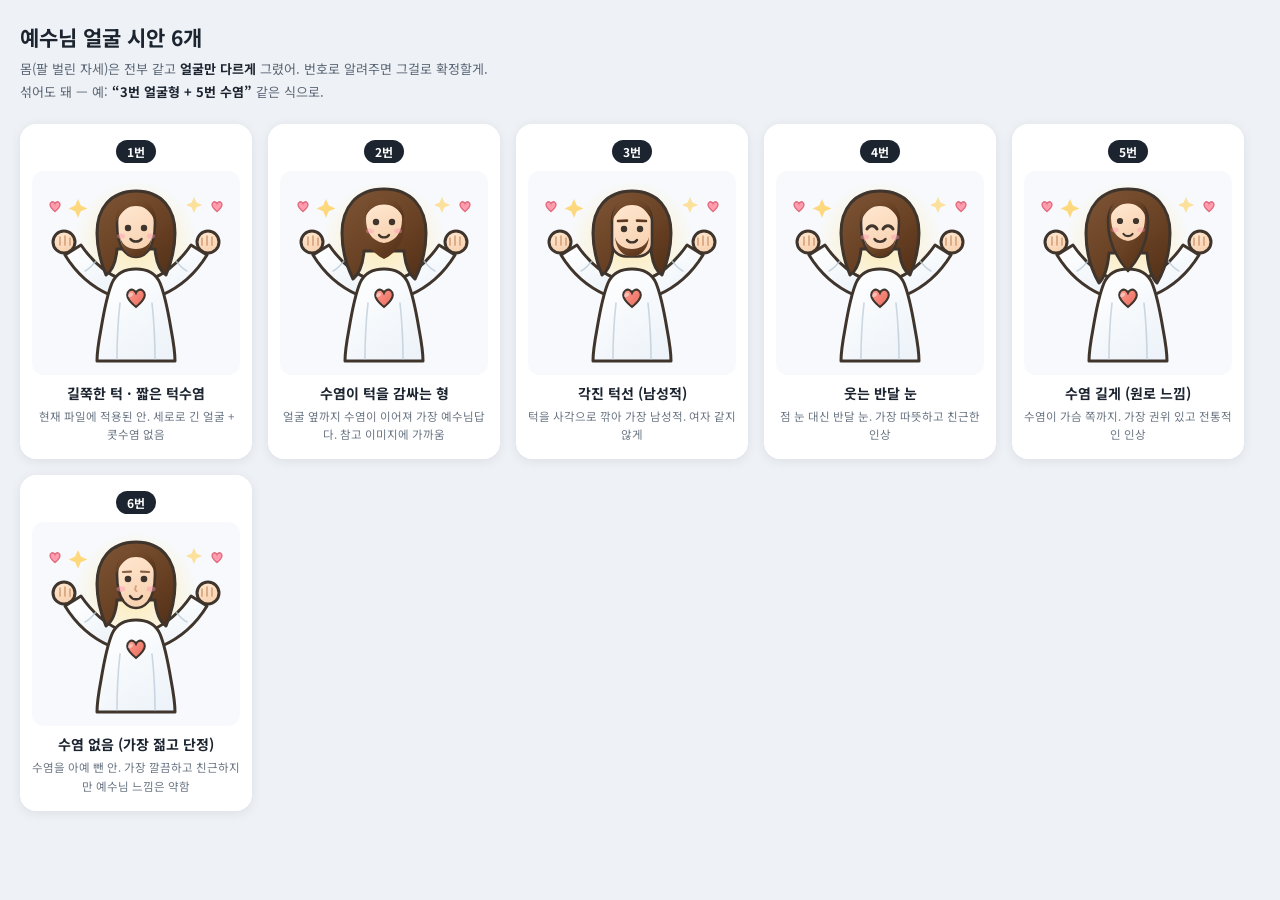
<file: face-lab.html>
<!DOCTYPE html>
<html lang="ko">
<head>
<meta charset="UTF-8"/>
<meta name="viewport" content="width=device-width, initial-scale=1.0"/>
<title>예수님 얼굴 시안 — 항상기쁨</title>
<link href="https://fonts.googleapis.com/css2?family=Noto+Sans+KR:wght@400;500;600;700&display=swap" rel="stylesheet"/>
<style>
  * { box-sizing: border-box; margin: 0; padding: 0; }
  body { font-family: 'Noto Sans KR', sans-serif; background: #EEF1F5; color: #1C2430; padding: 22px 18px 70px; }
  .head { max-width: 1240px; margin: 0 auto 20px; }
  h1 { font-size: 21px; font-weight: 700; margin-bottom: 6px; }
  .head p { font-size: 13px; color: #5A6675; line-height: 1.75; }
  .head b { color: #1C2430; }

  .grid { max-width: 1240px; margin: 0 auto; display: flex; flex-wrap: wrap; gap: 16px; }
  .cell {
    flex: 0 0 232px; background: #fff; border-radius: 16px; padding: 14px 12px 16px;
    box-shadow: 0 2px 12px rgba(0,0,0,0.08); text-align: center;
  }
  .cell svg { display: block; margin: 0 auto; }
  .cell .no {
    display: inline-block; background: #1C2430; color: #fff;
    font-size: 12px; font-weight: 700; padding: 3px 11px; border-radius: 50px; margin-bottom: 8px;
  }
  .cell h2 { font-size: 14px; font-weight: 700; margin: 8px 0 4px; }
  .cell p { font-size: 11.5px; color: #6B7684; line-height: 1.6; }
  .zoom { background: #F7F9FC; border-radius: 12px; padding: 4px 0 0; margin-bottom: 6px; }
</style>
</head>
<body>

<div class="head">
  <h1>예수님 얼굴 시안 6개</h1>
  <p>
    몸(팔 벌린 자세)은 전부 같고 <b>얼굴만 다르게</b> 그렸어. 번호로 알려주면 그걸로 확정할게.<br>
    섞어도 돼 — 예: <b>“3번 얼굴형 + 5번 수염”</b> 같은 식으로.
  </p>
</div>

<div class="grid" id="grid"></div>

<script>
// ── 공통 정의 (모든 시안이 같은 그라디언트를 쓴다) ──
const DEFS = `
  <linearGradient id="rb" x1="20%" y1="0%" x2="80%" y2="100%">
    <stop offset="0%" stop-color="#FFFFFF"/><stop offset="100%" stop-color="#EDF3F9"/>
  </linearGradient>
  <linearGradient id="ht" x1="0%" y1="0%" x2="100%" y2="100%">
    <stop offset="0%" stop-color="#FF9C8F"/><stop offset="100%" stop-color="#E8695B"/>
  </linearGradient>
  <linearGradient id="sk" x1="30%" y1="0%" x2="70%" y2="100%">
    <stop offset="0%" stop-color="#FFE7D0"/><stop offset="100%" stop-color="#F7D0AE"/>
  </linearGradient>
  <linearGradient id="hr" x1="15%" y1="0%" x2="85%" y2="100%">
    <stop offset="0%" stop-color="#7C5334"/><stop offset="60%" stop-color="#684023"/><stop offset="100%" stop-color="#553219"/>
  </linearGradient>
  <radialGradient id="gl" cx="50%" cy="50%" r="50%">
    <stop offset="0%" stop-color="#FFE9A8" stop-opacity="0.85"/><stop offset="100%" stop-color="#FFE9A8" stop-opacity="0"/>
  </radialGradient>
  <path id="hp" d="M0 10 C0 10, -11 1, -11 -5 C-11 -10, -6.5 -13, -3 -11
                   C-1.5 -10.2, -0.6 -9, 0 -7.6 C0.6 -9, 1.5 -10.2, 3 -11
                   C6.5 -13, 11 -10, 11 -5 C11 1, 0 10, 0 10 Z"/>
`;

// ── 몸 = 전 시안 공통 (팔 벌린 자세 · 작은 하트) ──
const BODY = `
  <circle cx="100" cy="68" r="62" fill="url(#gl)"/>
  <use href="#hp" transform="translate(19,32) scale(0.45)"  fill="#FF9CAE" stroke="#E0697C" stroke-width="3"/>
  <use href="#hp" transform="translate(181,32) scale(0.45)" fill="#FF9CAE" stroke="#E0697C" stroke-width="3"/>
  <g fill="#FFD05C">
    <path d="M42 24 l2.8 6.6 6.6 2.8 -6.6 2.8 -2.8 6.6 -2.8 -6.6 -6.6 -2.8 6.6 -2.8z" opacity="0.8"/>
    <path d="M158 22 l2.4 5.6 5.6 2.4 -5.6 2.4 -2.4 5.6 -2.4 -5.6 -5.6 -2.4 5.6 -2.4z" opacity="0.6"/>
  </g>
  <g fill="url(#rb)" stroke="#3F352C" stroke-width="3" stroke-linejoin="round">
    <path d="M84 104 C70 98, 56 86, 45 70 L29 80 C40 98, 56 112, 74 120 Z"/>
    <path d="M116 104 C130 98, 144 86, 155 70 L171 80 C160 98, 144 112, 126 120 Z"/>
  </g>
  <g fill="none" stroke="#B9C9D8" stroke-width="1.6" stroke-linecap="round" opacity="0.75">
    <path d="M60 86 C56 91, 53 94, 49 96"/><path d="M140 86 C144 91, 147 94, 151 96"/>
  </g>
  <g fill="url(#sk)" stroke="#3F352C" stroke-width="3" stroke-linejoin="round">
    <circle cx="28" cy="67" r="11"/><circle cx="172" cy="67" r="11"/>
  </g>
  <g fill="none" stroke="#D9A57C" stroke-width="1.7" stroke-linecap="round">
    <path d="M24 62 L24 70"/><path d="M29 61 L29 70"/><path d="M34 63 L34 70"/>
    <path d="M176 62 L176 70"/><path d="M171 61 L171 70"/><path d="M166 63 L166 70"/>
  </g>
  <path d="M100 94 C88 94, 80 99, 76 108 C71 120, 68 136, 65 154 C62 170, 61 180, 61 186
           L139 186 C139 180, 138 170, 135 154 C132 136, 129 120, 124 108 C120 99, 112 94, 100 94 Z"
        fill="url(#rb)" stroke="#3F352C" stroke-width="3" stroke-linejoin="round"/>
  <g fill="none" stroke="#B9C9D8" stroke-width="1.6" stroke-linecap="round" opacity="0.7">
    <path d="M84 128 C82 146, 81 166, 81 184"/><path d="M116 128 C118 146, 119 166, 119 184"/>
  </g>
  <use href="#hp" transform="translate(100,124) scale(0.8)" fill="url(#ht)" stroke="#3F352C" stroke-width="2.6"/>
  <ellipse cx="94.5" cy="120" rx="2.8" ry="1.9" fill="#FFFFFF" opacity="0.42" transform="rotate(-32 94.5 120)"/>
`;

// ── 얼굴 시안 6개 ──
const FACES = [
  {
    title: '길쭉한 턱 · 짧은 턱수염',
    note: '현재 파일에 적용된 안. 세로로 긴 얼굴 + 콧수염 없음',
    svg: `
      <path d="M100 16 C74 16, 61 34, 61 58 C61 74, 65 88, 70 100 C76 96, 80 86, 81 74
               L119 74 C120 86, 124 96, 130 100 C135 88, 139 74, 139 58 C139 34, 126 16, 100 16 Z"
            fill="url(#hr)" stroke="#3F352C" stroke-width="3" stroke-linejoin="round"/>
      <path d="M81 48 C81 34, 89 27, 100 27 C111 27, 119 34, 119 48 C119 60, 117 70, 112 76
               C108 80.5, 104 82, 100 82 C96 82, 92 80.5, 88 76 C83 70, 81 60, 81 48 Z"
            fill="url(#sk)" stroke="#3F352C" stroke-width="2.6" stroke-linejoin="round"/>
      <path d="M84 62 C85 72, 91 82, 100 82 C109 82, 115 72, 116 62
               C114 70, 108 74, 100 74 C92 74, 86 70, 84 62 Z" fill="url(#hr)"/>
      <path d="M80 48 C80.5 31, 89 23.5, 100 23.5 C111 23.5, 119.5 31, 120 48
               C114 35, 108.5 31, 100 31 C91.5 31, 86 35, 80 48 Z" fill="url(#hr)"/>
      <circle cx="92" cy="53" r="3.2" fill="#3F352C"/><circle cx="108" cy="53" r="3.2" fill="#3F352C"/>
      <ellipse cx="85" cy="61" rx="4.2" ry="2.6" fill="#FF97B4" opacity="0.4"/>
      <ellipse cx="115" cy="61" rx="4.2" ry="2.6" fill="#FF97B4" opacity="0.4"/>
      <path d="M94.5 64 C96.8 67.4, 103.2 67.4, 105.5 64" fill="none" stroke="#3F352C" stroke-width="2.4" stroke-linecap="round"/>`
  },
  {
    title: '수염이 턱을 감싸는 형',
    note: '얼굴 옆까지 수염이 이어져 가장 예수님답다. 참고 이미지에 가까움',
    svg: `
      <path d="M100 14 C72 14, 58 33, 58 58 C58 76, 63 92, 69 104 C75 99, 79 88, 80 76
               L120 76 C121 88, 125 99, 131 104 C137 92, 142 76, 142 58 C142 33, 128 14, 100 14 Z"
            fill="url(#hr)" stroke="#3F352C" stroke-width="3" stroke-linejoin="round"/>
      <path d="M79 46 C79 32, 88 25, 100 25 C112 25, 121 32, 121 46 C121 62, 116 76, 100 84
               C84 76, 79 62, 79 46 Z" fill="url(#hr)"/>
      <path d="M82 44 C82 33, 89 27, 100 27 C111 27, 118 33, 118 44 C118 56, 113 66, 100 68
               C87 66, 82 56, 82 44 Z" fill="url(#sk)"/>
      <path d="M80 44 C80.5 30, 89 23, 100 23 C111 23, 119.5 30, 120 44
               C114 33, 108.5 29.5, 100 29.5 C91.5 29.5, 86 33, 80 44 Z" fill="url(#hr)"/>
      <circle cx="92" cy="47" r="3.2" fill="#3F352C"/><circle cx="108" cy="47" r="3.2" fill="#3F352C"/>
      <ellipse cx="86" cy="56" rx="4" ry="2.5" fill="#FF97B4" opacity="0.42"/>
      <ellipse cx="114" cy="56" rx="4" ry="2.5" fill="#FF97B4" opacity="0.42"/>
      <path d="M95 60 C97.2 63.2, 102.8 63.2, 105 60" fill="none" stroke="#3F352C" stroke-width="2.3" stroke-linecap="round"/>`
  },
  {
    title: '각진 턱선 (남성적)',
    note: '턱을 사각으로 깎아 가장 남성적. 여자 같지 않게',
    svg: `
      <path d="M100 16 C74 16, 61 34, 61 58 C61 74, 65 88, 70 100 C76 96, 80 86, 81 74
               L119 74 C120 86, 124 96, 130 100 C135 88, 139 74, 139 58 C139 34, 126 16, 100 16 Z"
            fill="url(#hr)" stroke="#3F352C" stroke-width="3" stroke-linejoin="round"/>
      <path d="M80 46 C80 33, 89 26, 100 26 C111 26, 120 33, 120 46 L120 68
               C120 76, 114 81, 106 81.5 L94 81.5 C86 81, 80 76, 80 68 Z"
            fill="url(#sk)" stroke="#3F352C" stroke-width="2.6" stroke-linejoin="round"/>
      <path d="M83 62 C84 73, 90 81.5, 100 81.5 C110 81.5, 116 73, 117 62
               C115 70, 108 74, 100 74 C92 74, 85 70, 83 62 Z" fill="url(#hr)"/>
      <path d="M80 46 C80 31, 89 23.5, 100 23.5 C111 23.5, 120 31, 120 46
               C114 34, 108.5 30, 100 30 C91.5 30, 86 34, 80 46 Z" fill="url(#hr)"/>
      <g fill="none" stroke="#5E3820" stroke-width="2.6" stroke-linecap="round">
        <path d="M86 46 L95 45.6"/><path d="M105 45.6 L114 46"/>
      </g>
      <circle cx="92" cy="54" r="3.2" fill="#3F352C"/><circle cx="108" cy="54" r="3.2" fill="#3F352C"/>
      <path d="M95 65 C97.2 68.2, 102.8 68.2, 105 65" fill="none" stroke="#3F352C" stroke-width="2.4" stroke-linecap="round"/>`
  },
  {
    title: '웃는 반달 눈',
    note: '점 눈 대신 반달 눈. 가장 따뜻하고 친근한 인상',
    svg: `
      <path d="M100 16 C74 16, 61 34, 61 58 C61 74, 65 88, 70 100 C76 96, 80 86, 81 74
               L119 74 C120 86, 124 96, 130 100 C135 88, 139 74, 139 58 C139 34, 126 16, 100 16 Z"
            fill="url(#hr)" stroke="#3F352C" stroke-width="3" stroke-linejoin="round"/>
      <path d="M81 48 C81 34, 89 27, 100 27 C111 27, 119 34, 119 48 C119 60, 117 70, 112 76
               C108 80.5, 104 82, 100 82 C96 82, 92 80.5, 88 76 C83 70, 81 60, 81 48 Z"
            fill="url(#sk)" stroke="#3F352C" stroke-width="2.6" stroke-linejoin="round"/>
      <path d="M84 62 C85 72, 91 82, 100 82 C109 82, 115 72, 116 62
               C114 70, 108 74, 100 74 C92 74, 86 70, 84 62 Z" fill="url(#hr)"/>
      <path d="M80 48 C80.5 31, 89 23.5, 100 23.5 C111 23.5, 119.5 31, 120 48
               C114 35, 108.5 31, 100 31 C91.5 31, 86 35, 80 48 Z" fill="url(#hr)"/>
      <g fill="none" stroke="#3F352C" stroke-width="3" stroke-linecap="round">
        <path d="M87 54 C89.5 49.6, 94.5 49.6, 97 54"/>
        <path d="M103 54 C105.5 49.6, 110.5 49.6, 113 54"/>
      </g>
      <ellipse cx="85" cy="62" rx="4.2" ry="2.6" fill="#FF97B4" opacity="0.45"/>
      <ellipse cx="115" cy="62" rx="4.2" ry="2.6" fill="#FF97B4" opacity="0.45"/>
      <path d="M94.5 64 C96.8 67.6, 103.2 67.6, 105.5 64" fill="none" stroke="#3F352C" stroke-width="2.4" stroke-linecap="round"/>`
  },
  {
    title: '수염 길게 (원로 느낌)',
    note: '수염이 가슴 쪽까지. 가장 권위 있고 전통적인 인상',
    svg: `
      <path d="M100 14 C72 14, 58 33, 58 58 C58 78, 64 96, 71 108 C77 102, 80 90, 81 78
               L119 78 C120 90, 123 102, 129 108 C136 96, 142 78, 142 58 C142 33, 128 14, 100 14 Z"
            fill="url(#hr)" stroke="#3F352C" stroke-width="3" stroke-linejoin="round"/>
      <path d="M80 46 C80 32, 89 25, 100 25 C111 25, 120 32, 120 46
               C120 62, 116 78, 100 96 C84 78, 80 62, 80 46 Z"
            fill="url(#hr)" stroke="#3F352C" stroke-width="2.6" stroke-linejoin="round"/>
      <path d="M83 43 C83 32, 90 26, 100 26 C110 26, 117 32, 117 43 C117 55, 112 64, 100 66
               C88 64, 83 55, 83 43 Z" fill="url(#sk)"/>
      <path d="M81 43 C81.5 29, 90 22, 100 22 C110 22, 118.5 29, 119 43
               C113 32, 108 28.5, 100 28.5 C92 28.5, 87 32, 81 43 Z" fill="url(#hr)"/>
      <circle cx="92" cy="46" r="3.1" fill="#3F352C"/><circle cx="108" cy="46" r="3.1" fill="#3F352C"/>
      <ellipse cx="87" cy="55" rx="3.8" ry="2.4" fill="#FF97B4" opacity="0.4"/>
      <ellipse cx="113" cy="55" rx="3.8" ry="2.4" fill="#FF97B4" opacity="0.4"/>
      <path d="M95.5 59 C97.4 61.8, 102.6 61.8, 104.5 59" fill="none" stroke="#3F352C" stroke-width="2.2" stroke-linecap="round"/>`
  },
  {
    title: '수염 없음 (가장 젊고 단정)',
    note: '수염을 아예 뺀 안. 가장 깔끔하고 친근하지만 예수님 느낌은 약함',
    svg: `
      <path d="M100 16 C74 16, 61 34, 61 58 C61 74, 65 88, 70 100 C76 96, 80 86, 81 74
               L119 74 C120 86, 124 96, 130 100 C135 88, 139 74, 139 58 C139 34, 126 16, 100 16 Z"
            fill="url(#hr)" stroke="#3F352C" stroke-width="3" stroke-linejoin="round"/>
      <path d="M81 48 C81 34, 89 27, 100 27 C111 27, 119 34, 119 48 C119 60, 117 70, 112 76
               C108 80.5, 104 82, 100 82 C96 82, 92 80.5, 88 76 C83 70, 81 60, 81 48 Z"
            fill="url(#sk)" stroke="#3F352C" stroke-width="2.6" stroke-linejoin="round"/>
      <path d="M80 48 C80.5 31, 89 23.5, 100 23.5 C111 23.5, 119.5 31, 120 48
               C114 35, 108.5 31, 100 31 C91.5 31, 86 35, 80 48 Z" fill="url(#hr)"/>
      <g fill="none" stroke="#6B4326" stroke-width="2.2" stroke-linecap="round" opacity="0.8">
        <path d="M87 46 L95 45.6"/><path d="M105 45.6 L113 46"/>
      </g>
      <circle cx="92" cy="53" r="3.3" fill="#3F352C"/><circle cx="108" cy="53" r="3.3" fill="#3F352C"/>
      <path d="M100 60 C98.9 63, 98.6 64.4, 100.6 65" fill="none" stroke="#D89E76" stroke-width="1.8" stroke-linecap="round"/>
      <ellipse cx="85" cy="63" rx="4.4" ry="2.7" fill="#FF97B4" opacity="0.45"/>
      <ellipse cx="115" cy="63" rx="4.4" ry="2.7" fill="#FF97B4" opacity="0.45"/>
      <path d="M94 70 C96.6 74.4, 103.4 74.4, 106 70" fill="none" stroke="#3F352C" stroke-width="2.4" stroke-linecap="round"/>`
  },
];

document.getElementById('grid').innerHTML = FACES.map((f, i) => `
  <div class="cell">
    <div class="no">${i + 1}번</div>
    <div class="zoom">
      <svg viewBox="0 0 200 200" width="200" height="200">
        <defs>${DEFS}</defs>
        ${BODY}
        ${f.svg}
      </svg>
    </div>
    <h2>${f.title}</h2>
    <p>${f.note}</p>
  </div>
`).join('');
</script>

</body>
</html>
</file>
